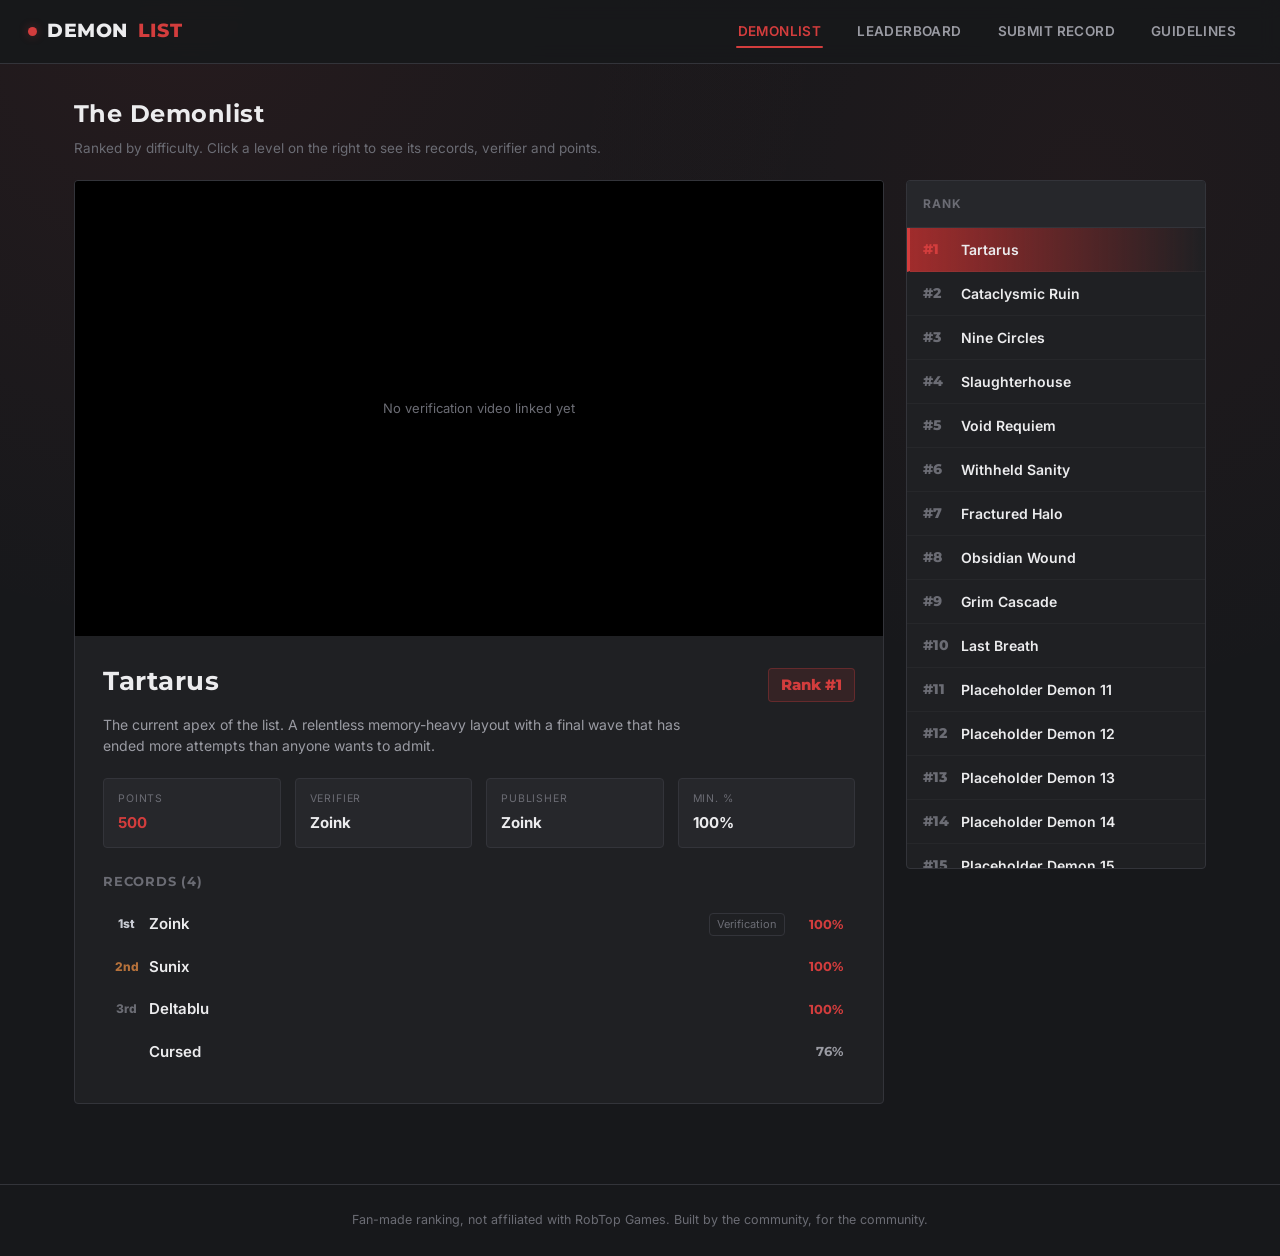
<file: index.html>
<!DOCTYPE html>
<html lang="en">
<head>
  <meta charset="UTF-8" />
  <meta name="viewport" content="width=device-width, initial-scale=1.0" />
  <title>Demonlist &mdash; The Official Ranking</title>
  <meta name="description" content="A community-driven ranking of the hardest levels in Geometry Dash." />
  <link rel="preconnect" href="https://fonts.googleapis.com" />
  <link href="https://fonts.googleapis.com/css2?family=Inter:wght@400;500;600;700&family=Montserrat:wght@700;800&display=swap" rel="stylesheet" />
  <link rel="stylesheet" href="https://cdnjs.cloudflare.com/ajax/libs/font-awesome/6.5.1/css/all.min.css" />
  <link rel="stylesheet" href="css/style.css" />
</head>
<body>

  <nav class="navbar">
    <a href="index.html" class="brand"><span class="dot"></span>DEMON<span>LIST</span></a>
    <div class="nav-links" id="nav-links">
      <a href="index.html" class="active">Demonlist</a>
      <a href="leaderboard.html">Leaderboard</a>
      <a href="submit.html">Submit Record</a>
      <a href="guidelines.html">Guidelines</a>
    </div>
    <button class="nav-toggle" id="nav-toggle" aria-label="Toggle navigation">
      <span></span><span></span><span></span>
    </button>
  </nav>

  <main class="page">
    <div class="page-heading">
      <h1>The Demonlist</h1>
      <p>Ranked by difficulty. Click a level on the right to see its records, verifier and points.</p>
    </div>

    <div class="list-layout">
      <div class="showcase" id="showcase"></div>

      <div class="sidebar">
        <div class="sidebar-header">Rank</div>
        <div class="demon-list" id="demon-list"></div>
      </div>
    </div>
  </main>

  <footer>
    Fan-made ranking, not affiliated with RobTop Games. Built by the community, for the community.
  </footer>

  <script src="js/data.js"></script>
  <script src="js/list.js"></script>
  <script src="js/nav.js"></script>
</body>
</html>
</file>
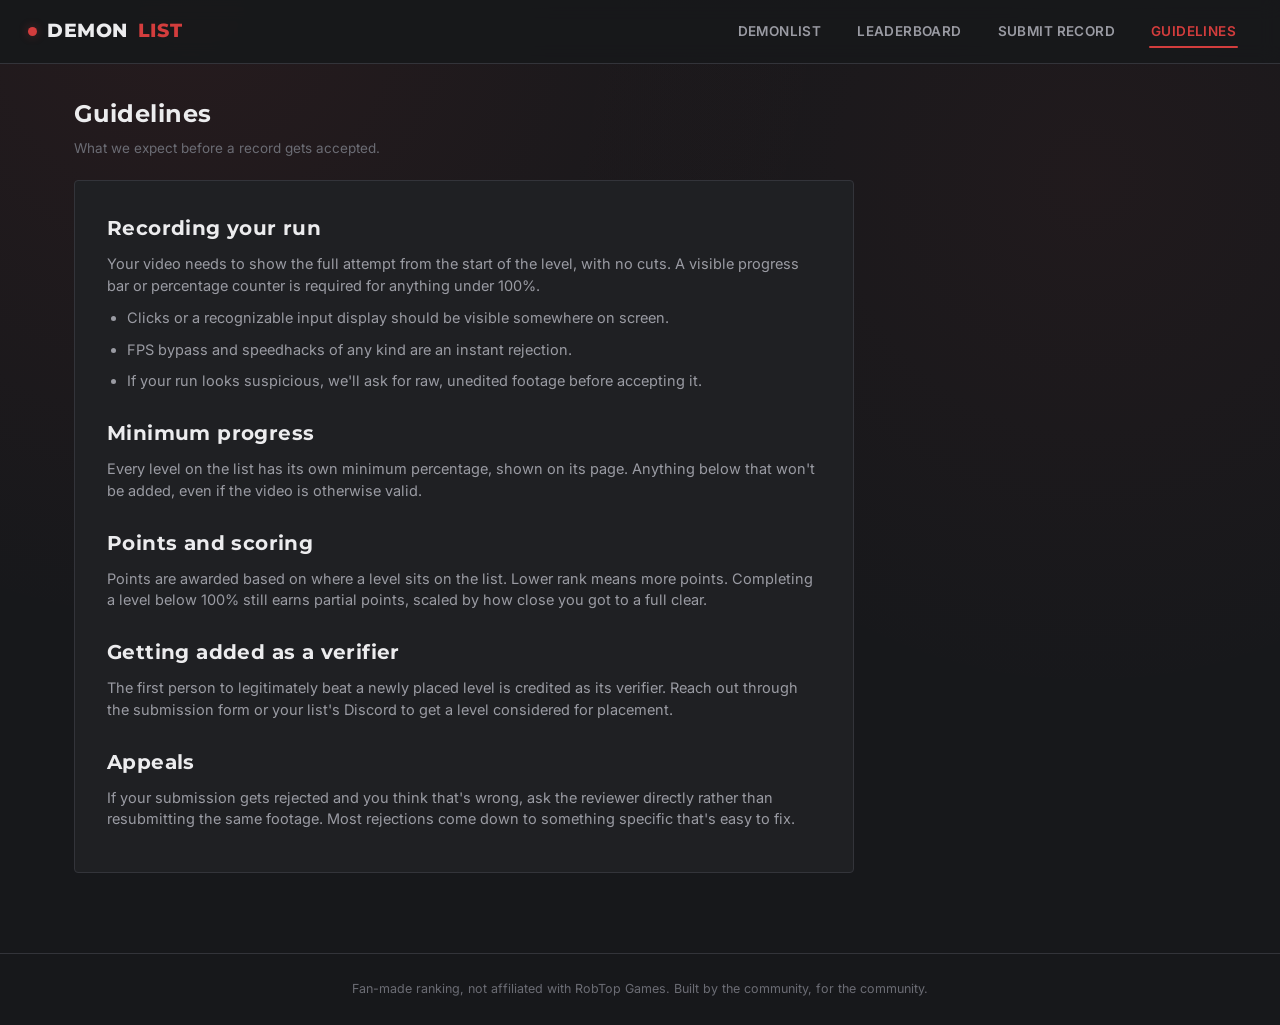
<file: guidelines.html>
<!DOCTYPE html>
<html lang="en">
<head>
  <meta charset="UTF-8" />
  <meta name="viewport" content="width=device-width, initial-scale=1.0" />
  <title>Guidelines &mdash; Demonlist</title>
  <link rel="preconnect" href="https://fonts.googleapis.com" />
  <link href="https://fonts.googleapis.com/css2?family=Inter:wght@400;500;600;700&family=Montserrat:wght@700;800&display=swap" rel="stylesheet" />
  <link rel="stylesheet" href="https://cdnjs.cloudflare.com/ajax/libs/font-awesome/6.5.1/css/all.min.css" />
  <link rel="stylesheet" href="css/style.css" />
</head>
<body>

  <nav class="navbar">
    <a href="index.html" class="brand"><span class="dot"></span>DEMON<span>LIST</span></a>
    <div class="nav-links" id="nav-links">
      <a href="index.html">Demonlist</a>
      <a href="leaderboard.html">Leaderboard</a>
      <a href="submit.html">Submit Record</a>
      <a href="guidelines.html" class="active">Guidelines</a>
    </div>
    <button class="nav-toggle" id="nav-toggle" aria-label="Toggle navigation">
      <span></span><span></span><span></span>
    </button>
  </nav>

  <main class="page">
    <div class="page-heading">
      <h1>Guidelines</h1>
      <p>What we expect before a record gets accepted.</p>
    </div>

    <div class="content-panel">
      <h2>Recording your run</h2>
      <p>Your video needs to show the full attempt from the start of the level, with no cuts. A visible progress bar or percentage counter is required for anything under 100%.</p>
      <ul>
        <li>Clicks or a recognizable input display should be visible somewhere on screen.</li>
        <li>FPS bypass and speedhacks of any kind are an instant rejection.</li>
        <li>If your run looks suspicious, we'll ask for raw, unedited footage before accepting it.</li>
      </ul>

      <h2>Minimum progress</h2>
      <p>Every level on the list has its own minimum percentage, shown on its page. Anything below that won't be added, even if the video is otherwise valid.</p>

      <h2>Points and scoring</h2>
      <p>Points are awarded based on where a level sits on the list. Lower rank means more points. Completing a level below 100% still earns partial points, scaled by how close you got to a full clear.</p>

      <h2>Getting added as a verifier</h2>
      <p>The first person to legitimately beat a newly placed level is credited as its verifier. Reach out through the submission form or your list's Discord to get a level considered for placement.</p>

      <h2>Appeals</h2>
      <p>If your submission gets rejected and you think that's wrong, ask the reviewer directly rather than resubmitting the same footage. Most rejections come down to something specific that's easy to fix.</p>
    </div>
  </main>

  <footer>
    Fan-made ranking, not affiliated with RobTop Games. Built by the community, for the community.
  </footer>

  <script src="js/nav.js"></script>
</body>
</html>
</file>
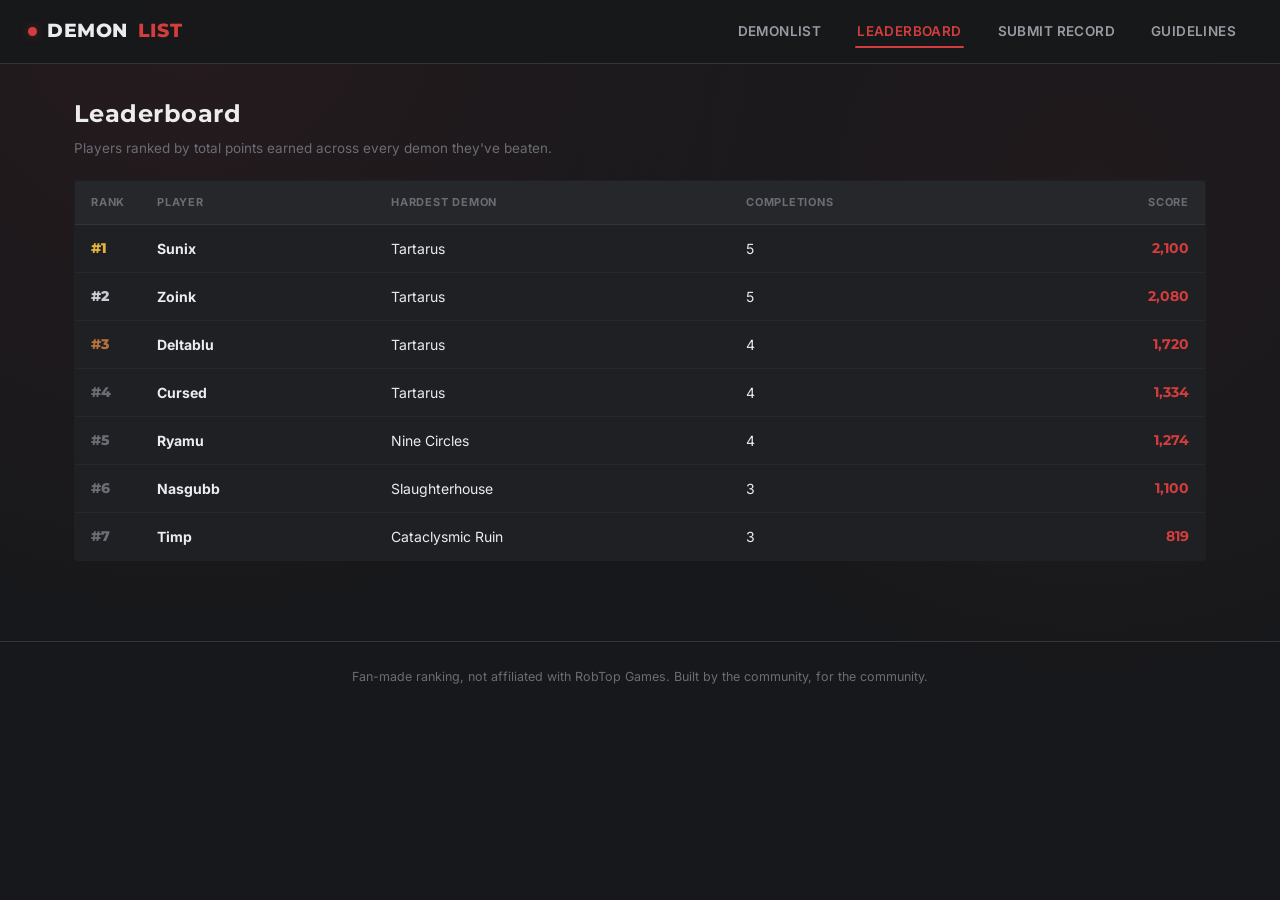
<file: leaderboard.html>
<!DOCTYPE html>
<html lang="en">
<head>
  <meta charset="UTF-8" />
  <meta name="viewport" content="width=device-width, initial-scale=1.0" />
  <title>Leaderboard &mdash; Demonlist</title>
  <link rel="preconnect" href="https://fonts.googleapis.com" />
  <link href="https://fonts.googleapis.com/css2?family=Inter:wght@400;500;600;700&family=Montserrat:wght@700;800&display=swap" rel="stylesheet" />
  <link rel="stylesheet" href="https://cdnjs.cloudflare.com/ajax/libs/font-awesome/6.5.1/css/all.min.css" />
  <link rel="stylesheet" href="css/style.css" />
</head>
<body>

  <nav class="navbar">
    <a href="index.html" class="brand"><span class="dot"></span>DEMON<span>LIST</span></a>
    <div class="nav-links" id="nav-links">
      <a href="index.html">Demonlist</a>
      <a href="leaderboard.html" class="active">Leaderboard</a>
      <a href="submit.html">Submit Record</a>
      <a href="guidelines.html">Guidelines</a>
    </div>
    <button class="nav-toggle" id="nav-toggle" aria-label="Toggle navigation">
      <span></span><span></span><span></span>
    </button>
  </nav>

  <main class="page">
    <div class="page-heading">
      <h1>Leaderboard</h1>
      <p>Players ranked by total points earned across every demon they've beaten.</p>
    </div>

    <table class="leaderboard-table">
      <thead>
        <tr>
          <th>Rank</th>
          <th>Player</th>
          <th>Hardest Demon</th>
          <th>Completions</th>
          <th style="text-align: right;">Score</th>
        </tr>
      </thead>
      <tbody id="leaderboard-body"></tbody>
    </table>
  </main>

  <footer>
    Fan-made ranking, not affiliated with RobTop Games. Built by the community, for the community.
  </footer>

  <script src="js/data.js"></script>
  <script src="js/nav.js"></script>
  <script>
    const board = buildLeaderboard();
    const body = document.getElementById("leaderboard-body");

    if (!board.length) {
      body.innerHTML = `<tr><td colspan="5"><div class="empty-state">No records yet. Be the first to submit one.</div></td></tr>`;
    } else {
      body.innerHTML = board.map((player, i) => `
        <tr>
          <td class="lb-rank ${i === 0 ? "top-1" : i === 1 ? "top-2" : i === 2 ? "top-3" : ""}">#${i + 1}</td>
          <td class="lb-name">${player.name}</td>
          <td>${player.hardest ? player.hardest.name : "&mdash;"}</td>
          <td>${player.completions}</td>
          <td class="lb-score">${player.score.toLocaleString()}</td>
        </tr>
      `).join("");
    }
  </script>
</body>
</html>
</file>
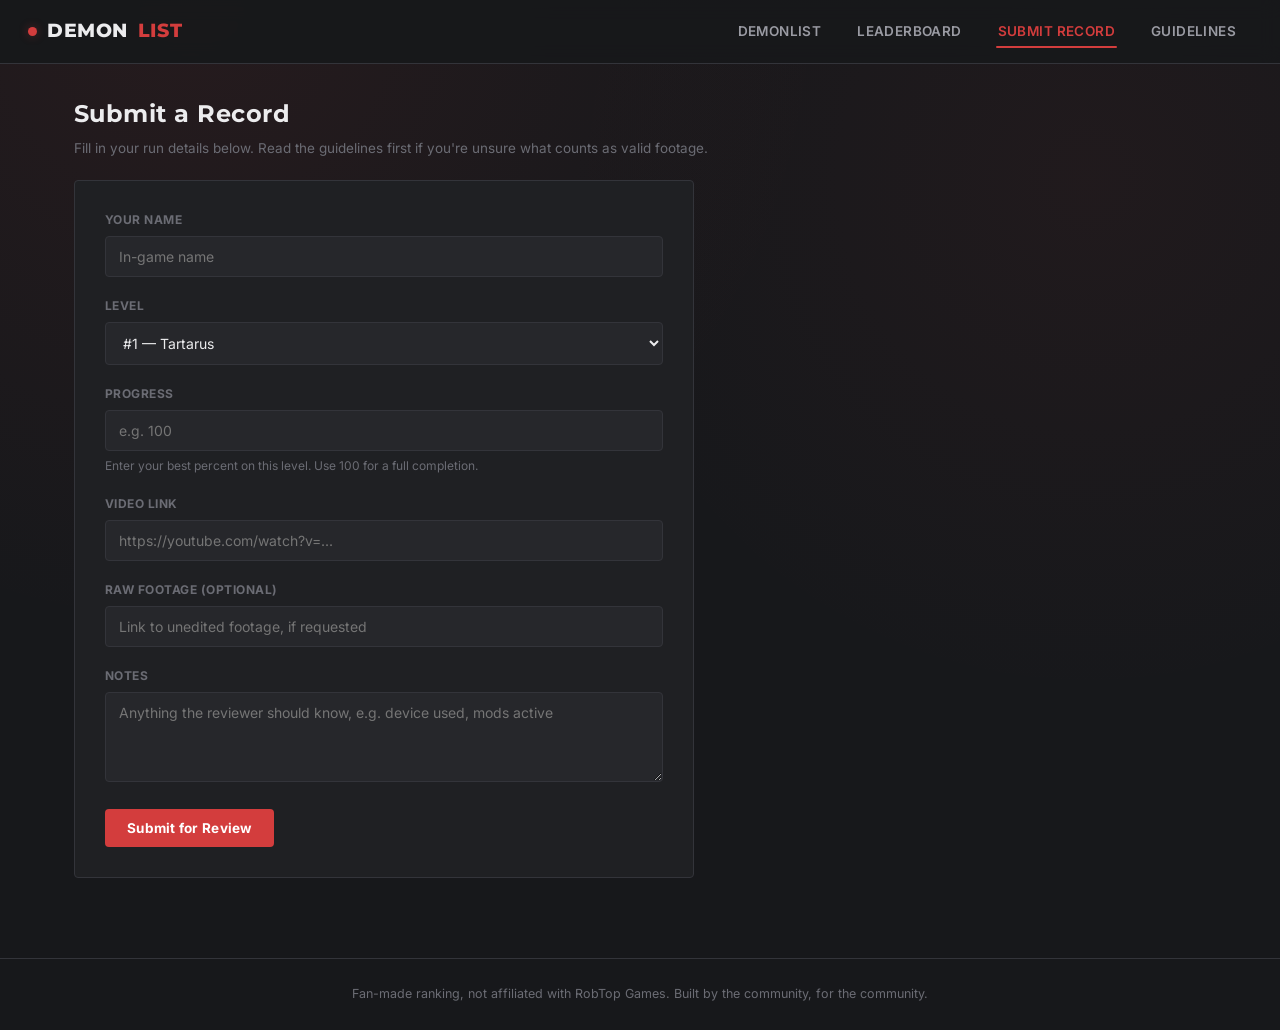
<file: submit.html>
<!DOCTYPE html>
<html lang="en">
<head>
  <meta charset="UTF-8" />
  <meta name="viewport" content="width=device-width, initial-scale=1.0" />
  <title>Submit Record &mdash; Demonlist</title>
  <link rel="preconnect" href="https://fonts.googleapis.com" />
  <link href="https://fonts.googleapis.com/css2?family=Inter:wght@400;500;600;700&family=Montserrat:wght@700;800&display=swap" rel="stylesheet" />
  <link rel="stylesheet" href="https://cdnjs.cloudflare.com/ajax/libs/font-awesome/6.5.1/css/all.min.css" />
  <link rel="stylesheet" href="css/style.css" />
</head>
<body>

  <nav class="navbar">
    <a href="index.html" class="brand"><span class="dot"></span>DEMON<span>LIST</span></a>
    <div class="nav-links" id="nav-links">
      <a href="index.html">Demonlist</a>
      <a href="leaderboard.html">Leaderboard</a>
      <a href="submit.html" class="active">Submit Record</a>
      <a href="guidelines.html">Guidelines</a>
    </div>
    <button class="nav-toggle" id="nav-toggle" aria-label="Toggle navigation">
      <span></span><span></span><span></span>
    </button>
  </nav>

  <main class="page">
    <div class="page-heading">
      <h1>Submit a Record</h1>
      <p>Fill in your run details below. Read the guidelines first if you're unsure what counts as valid footage.</p>
    </div>

    <form class="form-panel" id="submit-form">
      <div class="field">
        <label for="player-name">Your Name</label>
        <input type="text" id="player-name" required placeholder="In-game name" />
      </div>

      <div class="field">
        <label for="level-name">Level</label>
        <select id="level-name" required></select>
      </div>

      <div class="field">
        <label for="percent">Progress</label>
        <input type="number" id="percent" min="1" max="100" required placeholder="e.g. 100" />
        <div class="hint">Enter your best percent on this level. Use 100 for a full completion.</div>
      </div>

      <div class="field">
        <label for="video-link">Video Link</label>
        <input type="url" id="video-link" required placeholder="https://youtube.com/watch?v=..." />
      </div>

      <div class="field">
        <label for="raw-link">Raw Footage (optional)</label>
        <input type="url" id="raw-link" placeholder="Link to unedited footage, if requested" />
      </div>

      <div class="field">
        <label for="notes">Notes</label>
        <textarea id="notes" placeholder="Anything the reviewer should know, e.g. device used, mods active"></textarea>
      </div>

      <button type="submit" class="btn">Submit for Review</button>

      <div class="form-message" id="form-message"></div>
    </form>
  </main>

  <footer>
    Fan-made ranking, not affiliated with RobTop Games. Built by the community, for the community.
  </footer>

  <script src="js/data.js"></script>
  <script src="js/nav.js"></script>
  <script>
    const select = document.getElementById("level-name");
    select.innerHTML = DEMONLIST.map(d => `<option value="${d.name}">#${d.rank} &mdash; ${d.name}</option>`).join("");

    const form = document.getElementById("submit-form");
    const message = document.getElementById("form-message");

    form.addEventListener("submit", e => {
      e.preventDefault();
      const percent = parseInt(document.getElementById("percent").value, 10);

      if (percent < 1 || percent > 100) {
        message.textContent = "Progress has to be a number between 1 and 100.";
        message.className = "form-message show error";
        return;
      }

      message.textContent = "This form doesn't send anywhere yet, it's a static demo. Wire it up to your own API to accept real submissions, see the README for a walkthrough.";
      message.className = "form-message show success";
    });
  </script>
</body>
</html>
</file>
<file: css/style.css>
:root {
  --bg-body: #17181b;
  --bg-panel: #1f2023;
  --bg-panel-alt: #26272b;
  --bg-raised: #2d2e33;
  --border-soft: #33343a;
  --red: #d33d3d;
  --red-dark: #a02c2c;
  --red-glow: rgba(211, 61, 61, 0.35);
  --gold: #e3b23c;
  --text-main: #ececee;
  --text-muted: #9a9ba3;
  --text-dim: #6b6c74;
  --radius: 4px;
  --nav-height: 64px;
}

* {
  margin: 0;
  padding: 0;
  box-sizing: border-box;
}

html {
  scroll-behavior: smooth;
}

body {
  background-color: var(--bg-body);
  background-image:
    radial-gradient(circle at 15% 0%, rgba(211, 61, 61, 0.08), transparent 45%),
    radial-gradient(circle at 85% 20%, rgba(211, 61, 61, 0.05), transparent 40%);
  background-attachment: fixed;
  color: var(--text-main);
  font-family: "Inter", "Segoe UI", Roboto, Helvetica, Arial, sans-serif;
  font-size: 15px;
  line-height: 1.5;
  min-height: 100vh;
  -webkit-tap-highlight-color: transparent;
}

h1, h2, h3, h4 {
  font-family: "Montserrat", "Inter", sans-serif;
  font-weight: 700;
  letter-spacing: 0.02em;
}

a {
  color: var(--red);
  text-decoration: none;
  transition: color 0.15s ease;
}

a:hover {
  color: #ea6a6a;
}

img {
  max-width: 100%;
  display: block;
}

button {
  font-family: inherit;
  cursor: pointer;
  border: none;
  background: none;
  color: inherit;
}

::selection {
  background: var(--red-dark);
  color: #fff;
}

::-webkit-scrollbar {
  width: 10px;
  height: 10px;
}

::-webkit-scrollbar-track {
  background: var(--bg-panel);
}

::-webkit-scrollbar-thumb {
  background: var(--bg-raised);
  border-radius: 10px;
}

::-webkit-scrollbar-thumb:hover {
  background: var(--red-dark);
}

/* ---------- Navbar ---------- */

.navbar {
  position: sticky;
  top: 0;
  z-index: 100;
  height: var(--nav-height);
  display: flex;
  align-items: center;
  justify-content: space-between;
  padding: 0 28px;
  background: rgba(23, 24, 27, 0.92);
  backdrop-filter: blur(10px);
  border-bottom: 1px solid var(--border-soft);
}

.brand {
  display: flex;
  align-items: center;
  gap: 10px;
  font-family: "Montserrat", sans-serif;
  font-weight: 800;
  font-size: 19px;
  letter-spacing: 0.03em;
  color: var(--text-main);
}

.brand .dot {
  width: 9px;
  height: 9px;
  border-radius: 50%;
  background: var(--red);
  box-shadow: 0 0 10px var(--red-glow);
}

.brand span {
  color: var(--red);
}

.nav-links {
  display: flex;
  align-items: center;
  gap: 4px;
}

.nav-links a {
  position: relative;
  color: var(--text-muted);
  font-weight: 600;
  font-size: 13.5px;
  letter-spacing: 0.03em;
  text-transform: uppercase;
  padding: 10px 16px;
  border-radius: var(--radius);
  transition: color 0.2s ease, background 0.2s ease;
}

.nav-links a:hover {
  color: var(--text-main);
  background: var(--bg-panel-alt);
}

.nav-links a.active {
  color: var(--red);
}

.nav-links a.active::after {
  content: "";
  position: absolute;
  left: 14px;
  right: 14px;
  bottom: 4px;
  height: 2px;
  background: var(--red);
  border-radius: 2px;
}

.nav-toggle {
  display: none;
  flex-direction: column;
  gap: 4px;
  padding: 8px;
}

.nav-toggle span {
  width: 22px;
  height: 2px;
  background: var(--text-main);
  border-radius: 1px;
  transition: transform 0.25s ease, opacity 0.25s ease;
}

/* ---------- Layout ---------- */

.page {
  max-width: 1180px;
  margin: 0 auto;
  padding: 32px 24px 80px;
}

.list-layout {
  display: grid;
  grid-template-columns: 1fr 300px;
  gap: 22px;
  align-items: start;
}

/* ---------- Sidebar list ---------- */

.sidebar {
  background: var(--bg-panel);
  border: 1px solid var(--border-soft);
  border-radius: var(--radius);
  overflow: hidden;
  position: sticky;
  top: calc(var(--nav-height) + 20px);
}

.sidebar-header {
  padding: 14px 16px;
  font-size: 12px;
  font-weight: 700;
  letter-spacing: 0.08em;
  text-transform: uppercase;
  color: var(--text-dim);
  border-bottom: 1px solid var(--border-soft);
  background: var(--bg-panel-alt);
}

.demon-list {
  max-height: 640px;
  overflow-y: auto;
}

.demon-item {
  display: flex;
  align-items: center;
  gap: 12px;
  padding: 11px 16px;
  border-bottom: 1px solid rgba(255, 255, 255, 0.03);
  cursor: pointer;
  transition: background 0.15s ease, padding-left 0.15s ease;
}

.demon-item:last-child {
  border-bottom: none;
}

.demon-item:hover {
  background: var(--bg-panel-alt);
  padding-left: 20px;
}

.demon-item.active {
  background: linear-gradient(90deg, var(--red-dark), transparent);
  border-left: 3px solid var(--red);
  padding-left: 13px;
}

.demon-item .rank {
  font-family: "Montserrat", sans-serif;
  font-weight: 800;
  font-size: 14px;
  color: var(--text-dim);
  min-width: 26px;
}

.demon-item.active .rank,
.demon-item:hover .rank {
  color: var(--red);
}

.demon-item .name {
  font-weight: 600;
  font-size: 14px;
  color: var(--text-main);
  white-space: nowrap;
  overflow: hidden;
  text-overflow: ellipsis;
}

/* ---------- Main showcase panel ---------- */

.showcase {
  background: var(--bg-panel);
  border: 1px solid var(--border-soft);
  border-radius: var(--radius);
  overflow: hidden;
}

.showcase-video {
  position: relative;
  width: 100%;
  aspect-ratio: 16 / 9;
  background: #000;
  display: flex;
  align-items: center;
  justify-content: center;
  color: var(--text-dim);
  font-size: 13px;
  overflow: hidden;
}

.showcase-video iframe {
  width: 100%;
  height: 100%;
  border: 0;
}

.showcase-body {
  padding: 26px 28px 30px;
}

.showcase-title-row {
  display: flex;
  align-items: baseline;
  justify-content: space-between;
  flex-wrap: wrap;
  gap: 10px;
  margin-bottom: 4px;
}

.showcase-title-row h1 {
  font-size: 26px;
}

.showcase-rank {
  font-family: "Montserrat", sans-serif;
  font-weight: 800;
  font-size: 15px;
  color: var(--red);
  background: rgba(211, 61, 61, 0.12);
  border: 1px solid rgba(211, 61, 61, 0.3);
  border-radius: var(--radius);
  padding: 5px 12px;
  white-space: nowrap;
}

.showcase-desc {
  color: var(--text-muted);
  font-size: 14px;
  margin: 12px 0 22px;
  max-width: 620px;
}

.stat-grid {
  display: grid;
  grid-template-columns: repeat(4, 1fr);
  gap: 14px;
  margin-bottom: 24px;
}

.stat-box {
  background: var(--bg-panel-alt);
  border: 1px solid var(--border-soft);
  border-radius: var(--radius);
  padding: 12px 14px;
  transition: transform 0.15s ease, border-color 0.15s ease;
}

.stat-box:hover {
  transform: translateY(-2px);
  border-color: var(--red-dark);
}

.stat-box .label {
  font-size: 10.5px;
  letter-spacing: 0.08em;
  text-transform: uppercase;
  color: var(--text-dim);
  margin-bottom: 5px;
}

.stat-box .value {
  font-weight: 700;
  font-size: 15px;
  color: var(--text-main);
}

.stat-box .value.accent {
  color: var(--red);
}

.records-section h3 {
  font-size: 13px;
  letter-spacing: 0.06em;
  text-transform: uppercase;
  color: var(--text-dim);
  margin-bottom: 12px;
}

.record-row {
  display: flex;
  align-items: center;
  gap: 12px;
  padding: 10px 12px;
  border-radius: var(--radius);
  transition: background 0.15s ease;
}

.record-row:hover {
  background: var(--bg-panel-alt);
}

.record-row .medal {
  width: 22px;
  text-align: center;
  font-weight: 800;
  font-size: 12px;
  color: var(--text-dim);
}

.record-row:nth-child(1) .medal { color: var(--gold); }
.record-row:nth-child(2) .medal { color: #c9ccd4; }
.record-row:nth-child(3) .medal { color: #b5713b; }

.record-row .holder {
  font-weight: 600;
  flex: 1;
  min-width: 0;
  overflow: hidden;
  text-overflow: ellipsis;
  white-space: nowrap;
}

.record-row .percent {
  font-family: "Montserrat", sans-serif;
  font-weight: 700;
  font-size: 13px;
  color: var(--text-muted);
  min-width: 46px;
  text-align: right;
}

.record-row .percent.full {
  color: var(--red);
}

.record-row .note {
  font-size: 11px;
  color: var(--text-dim);
  border: 1px solid var(--border-soft);
  border-radius: var(--radius);
  padding: 2px 7px;
}

/* ---------- Buttons ---------- */

.btn {
  display: inline-flex;
  align-items: center;
  gap: 8px;
  padding: 11px 22px;
  border-radius: var(--radius);
  font-weight: 700;
  font-size: 13.5px;
  letter-spacing: 0.02em;
  background: var(--red);
  color: #fff;
  transition: background 0.18s ease, transform 0.12s ease, box-shadow 0.18s ease;
}

.btn:hover {
  background: #e05050;
  box-shadow: 0 4px 18px var(--red-glow);
  transform: translateY(-1px);
}

.btn:active {
  transform: translateY(0);
  box-shadow: none;
}

.btn.outline {
  background: transparent;
  border: 1px solid var(--border-soft);
  color: var(--text-main);
}

.btn.outline:hover {
  border-color: var(--red);
  background: var(--bg-panel-alt);
  box-shadow: none;
}

/* ---------- Leaderboard page ---------- */

.leaderboard-table {
  width: 100%;
  border-collapse: collapse;
  background: var(--bg-panel);
  border: 1px solid var(--border-soft);
  border-radius: var(--radius);
  overflow: hidden;
}

.leaderboard-table thead {
  background: var(--bg-panel-alt);
}

.leaderboard-table th {
  text-align: left;
  font-size: 11px;
  letter-spacing: 0.07em;
  text-transform: uppercase;
  color: var(--text-dim);
  padding: 13px 16px;
  border-bottom: 1px solid var(--border-soft);
}

.leaderboard-table td {
  padding: 13px 16px;
  border-bottom: 1px solid rgba(255, 255, 255, 0.03);
  font-size: 14px;
}

.leaderboard-table tbody tr {
  transition: background 0.15s ease;
}

.leaderboard-table tbody tr:hover {
  background: var(--bg-panel-alt);
}

.leaderboard-table tr:last-child td {
  border-bottom: none;
}

.lb-rank {
  font-family: "Montserrat", sans-serif;
  font-weight: 800;
  color: var(--text-dim);
  width: 50px;
}

.lb-rank.top-1 { color: var(--gold); }
.lb-rank.top-2 { color: #c9ccd4; }
.lb-rank.top-3 { color: #b5713b; }

.lb-name {
  font-weight: 700;
}

.lb-score {
  font-family: "Montserrat", sans-serif;
  font-weight: 700;
  color: var(--red);
  text-align: right;
}

/* ---------- Forms ---------- */

.form-panel {
  background: var(--bg-panel);
  border: 1px solid var(--border-soft);
  border-radius: var(--radius);
  padding: 30px;
  max-width: 620px;
}

.field {
  margin-bottom: 20px;
}

.field label {
  display: block;
  font-size: 12px;
  font-weight: 700;
  letter-spacing: 0.04em;
  text-transform: uppercase;
  color: var(--text-dim);
  margin-bottom: 7px;
}

.field input,
.field select,
.field textarea {
  width: 100%;
  background: var(--bg-panel-alt);
  border: 1px solid var(--border-soft);
  border-radius: var(--radius);
  padding: 11px 13px;
  color: var(--text-main);
  font-family: inherit;
  font-size: 14px;
  transition: border-color 0.18s ease, box-shadow 0.18s ease;
}

.field input:focus,
.field select:focus,
.field textarea:focus {
  outline: none;
  border-color: var(--red);
  box-shadow: 0 0 0 3px var(--red-glow);
}

.field textarea {
  resize: vertical;
  min-height: 90px;
}

.field .hint {
  font-size: 12px;
  color: var(--text-dim);
  margin-top: 6px;
}

.form-message {
  margin-top: 16px;
  padding: 12px 14px;
  border-radius: var(--radius);
  font-size: 13.5px;
  display: none;
}

.form-message.show {
  display: block;
}

.form-message.success {
  background: rgba(70, 180, 110, 0.12);
  border: 1px solid rgba(70, 180, 110, 0.4);
  color: #7fd8a2;
}

.form-message.error {
  background: rgba(211, 61, 61, 0.12);
  border: 1px solid rgba(211, 61, 61, 0.4);
  color: #ef9090;
}

/* ---------- Generic content page ---------- */

.content-panel {
  background: var(--bg-panel);
  border: 1px solid var(--border-soft);
  border-radius: var(--radius);
  padding: 32px;
  max-width: 780px;
}

.content-panel h2 {
  font-size: 20px;
  margin: 26px 0 10px;
  color: var(--text-main);
}

.content-panel h2:first-child {
  margin-top: 0;
}

.content-panel p, .content-panel li {
  color: var(--text-muted);
  margin-bottom: 10px;
  font-size: 14.5px;
}

.content-panel ul {
  padding-left: 20px;
  margin-bottom: 14px;
}

.page-heading {
  margin-bottom: 22px;
}

.page-heading h1 {
  font-size: 24px;
  margin-bottom: 6px;
}

.page-heading p {
  color: var(--text-dim);
  font-size: 13.5px;
}

/* ---------- Footer ---------- */

footer {
  border-top: 1px solid var(--border-soft);
  padding: 26px 24px;
  text-align: center;
  color: var(--text-dim);
  font-size: 12.5px;
}

footer a {
  color: var(--text-muted);
}

/* ---------- Loading / empty states ---------- */

.empty-state {
  padding: 60px 20px;
  text-align: center;
  color: var(--text-dim);
}

/* ---------- Mobile ---------- */

@media (max-width: 860px) {
  .list-layout {
    grid-template-columns: 1fr;
  }

  .sidebar {
    position: static;
    order: -1;
  }

  .demon-list {
    max-height: 300px;
  }

  .nav-links {
    position: absolute;
    top: var(--nav-height);
    left: 0;
    right: 0;
    background: rgba(23, 24, 27, 0.98);
    backdrop-filter: blur(10px);
    flex-direction: column;
    align-items: stretch;
    border-bottom: 1px solid var(--border-soft);
    max-height: 0;
    overflow: hidden;
    transition: max-height 0.3s ease;
  }

  .nav-links.open {
    max-height: 400px;
  }

  .nav-links a {
    padding: 16px 22px;
    border-bottom: 1px solid rgba(255, 255, 255, 0.04);
  }

  .nav-links a.active::after {
    display: none;
  }

  .nav-toggle {
    display: flex;
  }

  .nav-toggle.open span:nth-child(1) {
    transform: translateY(6px) rotate(45deg);
  }

  .nav-toggle.open span:nth-child(2) {
    opacity: 0;
  }

  .nav-toggle.open span:nth-child(3) {
    transform: translateY(-6px) rotate(-45deg);
  }

  .stat-grid {
    grid-template-columns: repeat(2, 1fr);
  }

  .showcase-body {
    padding: 20px;
  }

  .page {
    padding: 20px 16px 60px;
  }

  .leaderboard-table th:nth-child(3),
  .leaderboard-table td:nth-child(3) {
    display: none;
  }
}

@media (hover: none) {
  .demon-item:active {
    background: var(--bg-panel-alt);
  }

  .btn:active {
    background: #e05050;
  }

  .stat-box:active {
    border-color: var(--red-dark);
  }
}

@media (prefers-reduced-motion: reduce) {
  * {
    transition: none !important;
    scroll-behavior: auto !important;
  }
}
</file>
